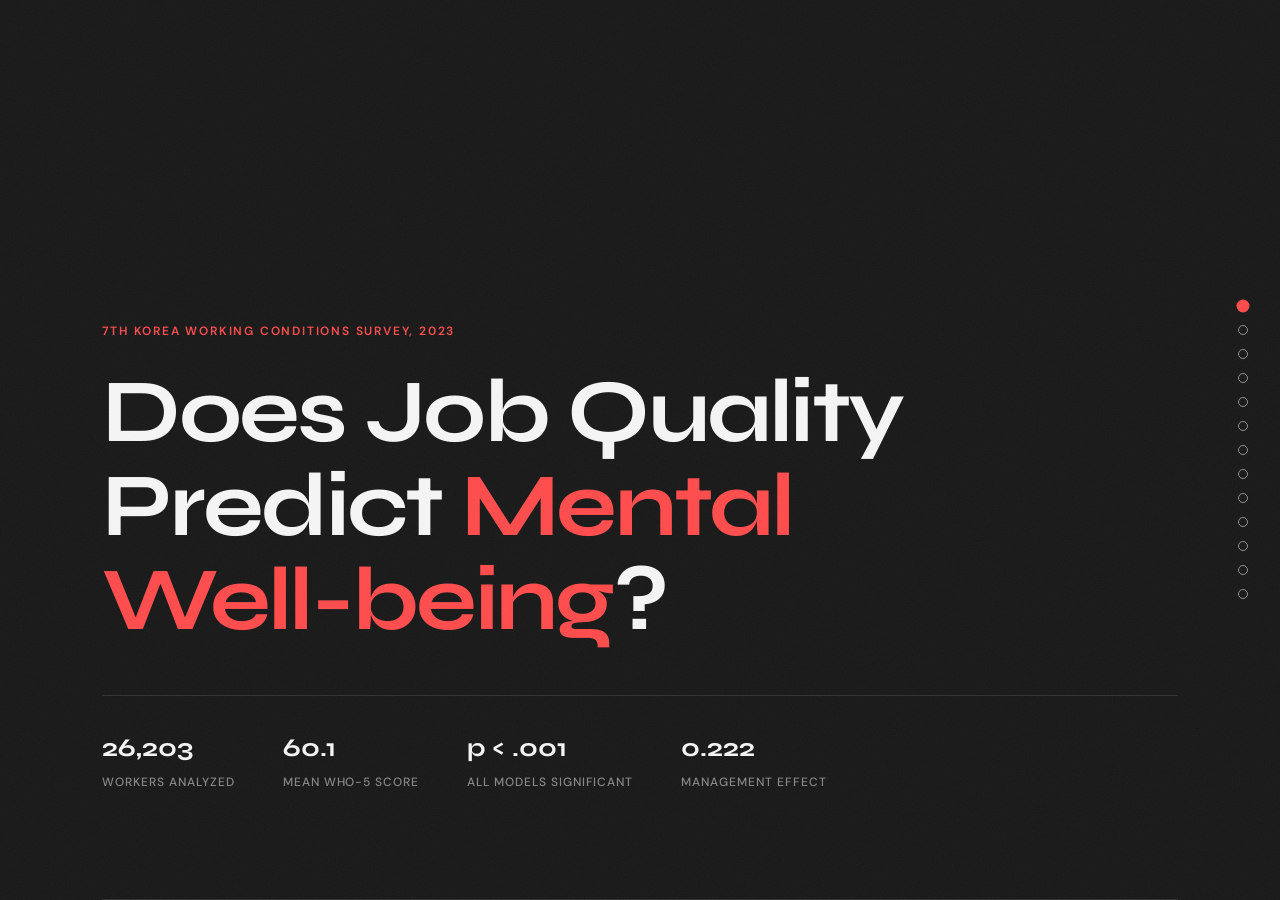
<file: WEB Report/index.html>
<!DOCTYPE html>
<html lang="en">
<head>
<meta charset="UTF-8">
<meta name="viewport" content="width=device-width, initial-scale=1.0">
<title>Job Quality & Mental Well-being | KWCS 2023</title>
<link rel="preconnect" href="https://fonts.googleapis.com">
<link rel="preconnect" href="https://fonts.gstatic.com" crossorigin>
<link href="https://fonts.googleapis.com/css2?family=DM+Sans:ital,wght@0,300;0,400;0,500;0,600;0,700&family=Syne:wght@400;500;600;700;800&display=swap" rel="stylesheet">
<script src="https://cdn.plot.ly/plotly-2.32.0.min.js"></script>
<link rel="stylesheet" href="style.css">
</head>
<body>

<!-- Grain texture -->
<div class="grain">
  <svg>
    <filter id="noiseFilter">
      <feTurbulence type="fractalNoise" baseFrequency="0.85" numOctaves="4" stitchTiles="stitch"/>
    </filter>
    <rect width="100%" height="100%" filter="url(#noiseFilter)"/>
  </svg>
</div>

<!-- Navigation dots -->
<nav class="nav-dots" id="navDots"></nav>

<!-- Scroll container -->
<div class="scroll-container" id="scrollContainer">

  <!-- 1. Hero -->
  <section class="section hero section-dark" data-label="Hero">
    <div class="section-inner">
      <div class="hero-label">7th Korea Working Conditions Survey, 2023</div>
      <h1>Does Job Quality<br>Predict <span>Mental<br>Well-being</span>?</h1>
      <div class="hero-meta">
        <div class="hero-meta-item">
          <span class="hero-meta-value">26,203</span>
          <span class="hero-meta-label">Workers Analyzed</span>
        </div>
        <div class="hero-meta-item">
          <span class="hero-meta-value">60.1</span>
          <span class="hero-meta-label">Mean WHO-5 Score</span>
        </div>
        <div class="hero-meta-item">
          <span class="hero-meta-value">p &lt; .001</span>
          <span class="hero-meta-label">All Models Significant</span>
        </div>
        <div class="hero-meta-item">
          <span class="hero-meta-value">0.222</span>
          <span class="hero-meta-label">Management Effect</span>
        </div>
      </div>
    </div>
    <div class="section-divider"></div>
  </section>

  <!-- 2. About / Introduction -->
  <section class="section section-dark" data-label="Introduction">
    <div class="section-inner">
      <h2 class="section-title">Why This Matters</h2>
      <div class="about-grid">
        <div class="about-col">
          <p>Mental well-being among workers is a growing concern for policymakers across industrialized economies. South Korea, characterized by long working hours and hierarchical workplace cultures, presents an especially relevant case for studying the link between job quality and psychological health.</p>
          <p>This research investigates whether composite job quality — measured through workplace safety, task autonomy, and management quality — is systematically associated with mental well-being as captured by the WHO-5 Well-being Index.</p>
        </div>
        <div class="about-col">
          <p>We employ a progressive control strategy: if the association survives the addition of demographic, work-time, and compensation confounders, it is unlikely to be spurious.</p>
          <div style="margin-top: 1.5rem;">
            <span class="method-tag">Survey-Weighted OLS</span>
            <span class="method-tag">Progressive Controls</span>
            <span class="method-tag">n = 26,203</span>
            <span class="method-tag">Complex Design SE</span>
          </div>
          <p style="margin-top: 1.5rem; font-size: 0.9rem;">All indices normalized to 0-100 for direct comparability. Standard errors account for complex survey design via the <code style="background: #2A2A2A; color: #E0E0E0; padding: 2px 6px; border-radius: 3px; font-size: 0.85em;">survey</code> package in R.</p>
        </div>
      </div>
    </div>
    <div class="section-divider"></div>
  </section>

  <!-- 3. Data & Variables -->
  <section class="section section-dark" data-label="Data">
    <div class="section-inner">
      <h2 class="section-title">Data and Variables</h2>
      <div class="about-grid">
        <div class="about-col">
          <p>The 7th Korea Working Conditions Survey (KWCS, 2023) covers a nationally representative sample of the Korean working population. We restrict our analytical sample to wage workers (n = 26,203) to ensure comparability in employment conditions.</p>
          <p>All index variables are scaled to 0-100 via min-max normalization to allow direct coefficient comparison across dimensions.</p>
        </div>
        <div class="about-col">
          <p class="text-emphasis" style="margin-bottom: 0.6rem;">Variable Construction</p>
          <table class="data-table" style="margin-top: 0.5rem;">
            <thead><tr><th>Variable</th><th>Construction</th><th>Scale</th></tr></thead>
            <tbody>
              <tr><td>WHO-5 Score</td><td>Sum of 5 reverse-coded items x 4</td><td>0-100</td></tr>
              <tr><td>Safety Index</td><td>Mean of 9 hazard items, min-max scaled</td><td>0-100</td></tr>
              <tr><td>Autonomy Index</td><td>Mean of 3 binary items x 100</td><td>0-100</td></tr>
              <tr><td>Management Index</td><td>Mean of 3 reverse-coded Likert items, scaled</td><td>0-100</td></tr>
              <tr><td>Job Quality Score</td><td>Equal-weighted average of above 3</td><td>0-100</td></tr>
            </tbody>
          </table>
        </div>
      </div>
    </div>
    <div class="section-divider"></div>
  </section>

  <!-- 4. Summary Statistics -->
  <section class="section section-dark" data-label="Summary Statistics">
    <div class="section-inner">
      <h2 class="section-title">Summary Statistics</h2>
      <p style="margin-bottom: 1.5rem;">Survey-weighted descriptive statistics for all analytical variables. Higher values indicate more favorable outcomes for all index variables.</p>
      <table class="data-table">
        <thead>
          <tr>
            <th>Variable</th>
            <th class="num">Mean</th>
            <th class="num">SD</th>
            <th class="num">Min</th>
            <th class="num">Max</th>
          </tr>
        </thead>
        <tbody>
          <tr><td>WHO-5 Well-being Score</td><td class="num accent">60.05</td><td class="num">20.20</td><td class="num">0</td><td class="num">100</td></tr>
          <tr><td>Safety Index</td><td class="num">89.68</td><td class="num">14.31</td><td class="num">0</td><td class="num">100</td></tr>
          <tr><td>Autonomy Index</td><td class="num">26.92</td><td class="num">40.42</td><td class="num">0</td><td class="num">100</td></tr>
          <tr><td>Management Index</td><td class="num">70.49</td><td class="num">15.26</td><td class="num">0</td><td class="num">100</td></tr>
          <tr><td>Job Quality Score (composite)</td><td class="num accent">62.36</td><td class="num">15.52</td><td class="num">15.4</td><td class="num">100</td></tr>
          <tr><td>Age</td><td class="num">44.89</td><td class="num">14.16</td><td class="num">16</td><td class="num">93</td></tr>
          <tr><td>Female (proportion)</td><td class="num">0.45</td><td class="num">0.50</td><td class="num">0</td><td class="num">1</td></tr>
          <tr><td>Weekly Hours</td><td class="num">38.56</td><td class="num">11.00</td><td class="num">0.7</td><td class="num">90</td></tr>
          <tr><td>Private Time (1-4)</td><td class="num">1.94</td><td class="num">0.80</td><td class="num">1</td><td class="num">4</td></tr>
          <tr><td>Pay Appropriateness (1-5)</td><td class="num">3.45</td><td class="num">0.76</td><td class="num">1</td><td class="num">5</td></tr>
          <tr><td>Career Advancement (1-5)</td><td class="num">3.55</td><td class="num">0.86</td><td class="num">1</td><td class="num">5</td></tr>
        </tbody>
      </table>
      <p style="margin-top: 1rem; font-size: 0.8rem; color: var(--chrome);">n = 26,203. Weights from KWCS complex survey design.</p>
    </div>
    <div class="section-divider"></div>
  </section>

  <!-- 4. Plot: WHO-5 Distribution (Plotly) -->
  <section class="section plot-section section-light" data-label="WHO-5 Distribution">
    <div class="section-inner">
      <div class="plot-header">
        <h2 class="section-title">WHO-5 Score Distribution</h2>
        <p>Left-skewed distribution with mode at 65-75, indicating generally positive self-reported well-being with a long left tail of workers in distress.</p>
      </div>
      <div class="plot-container" id="plotWho5Hist"></div>
      <div class="plot-caption">Figure 1 — Distribution of WHO-5 Well-being Scores across 26,203 wage workers (binwidth = 4).</div>
    </div>
    <div class="section-divider"></div>
  </section>

  <!-- 4. Plot: Job Quality Distribution (Plotly) -->
  <section class="section plot-section section-light" data-label="Job Quality Distribution">
    <div class="section-inner">
      <div class="plot-header">
        <h2 class="section-title">Job Quality Score Distribution</h2>
        <p>Clusters around 50-60 with a secondary peak at 80-95 driven by professional and managerial occupations.</p>
      </div>
      <div class="plot-container" id="plotJqHist"></div>
      <div class="plot-caption">Figure 2 — Distribution of Composite Job Quality Scores (equal-weighted average of safety, autonomy, and management indices).</div>
    </div>
    <div class="section-divider"></div>
  </section>

  <!-- 5. Plot: Core Relationship (Plotly) -->
  <section class="section plot-section section-light" data-label="Core Relationship">
    <div class="section-inner">
      <div class="plot-header">
        <h2 class="section-title">WHO-5 by Job Quality Decile</h2>
        <p>Workers in higher job quality deciles report systematically better well-being. The gradient is steepest where most workers are concentrated (40-65 range).</p>
      </div>
      <div class="plot-container" id="plotBinned"></div>
      <div class="plot-caption">Figure 3 — Weighted mean WHO-5 scores for each decile of the job quality distribution.</div>
    </div>
    <div class="section-divider"></div>
  </section>

  <!-- 6. Plot: Regression Scatter (Plotly) -->
  <section class="section plot-section section-light" data-label="Regression Fit">
    <div class="section-inner">
      <div class="plot-header">
        <h2 class="section-title">Regression Scatter with Linear Fit</h2>
        <p>Full scatter with OLS regression line and 95% confidence interval. The positive association is clear despite considerable individual-level variance.</p>
      </div>
      <div class="plot-container" id="plotScatter"></div>
      <div class="plot-caption">Figure 4 — 500-point subsample with linear fit. R² = 0.0099, p &lt; 0.001, n = 26,203.</div>
    </div>
    <div class="section-divider"></div>
  </section>

  <!-- 7. Plot: Sub-Index Comparison (Plotly) -->
  <section class="section plot-section section-light" data-label="Sub-Indices">
    <div class="section-inner">
      <div class="plot-header">
        <h2 class="section-title">Sub-Index by Occupation Group</h2>
        <p>Management quality is uniformly high for white-collar occupations, while safety diverges sharply between manual and non-manual work.</p>
      </div>
      <div class="plot-container" id="plotSubIndex"></div>
      <div class="plot-caption">Figure 5 — Weighted mean sub-index scores by occupation group.</div>
    </div>
    <div class="section-divider"></div>
  </section>

  <!-- 8. Regression Table -->
  <section class="section data-section section-dark" data-label="Regression Models">
    <div class="section-inner">
      <h2 class="section-title">Regression Analysis</h2>
      <div class="about-grid">
        <div class="about-col">
          <p>We estimate four progressively controlled models. If the Job Quality coefficient remains stable as confounders are added, the association is unlikely to be driven by omitted variable bias from observable characteristics.</p>
        </div>
        <div class="about-col">
          <p style="font-size: 0.9rem;">Each model adds a block of controls that could plausibly confound the relationship. Model 5 decomposes the composite index into its three sub-dimensions under full controls.</p>
        </div>
      </div>

      <table class="data-table" style="margin-top: 2rem;">
        <thead>
          <tr>
            <th>Model</th>
            <th>Controls Added</th>
            <th class="num">Job Quality Coef.</th>
            <th class="num">p-value</th>
            <th class="num">Attenuation</th>
          </tr>
        </thead>
        <tbody>
          <tr><td>1. Base</td><td>None</td><td class="num accent">0.1661</td><td class="num">&lt; 0.001</td><td class="num">-</td></tr>
          <tr><td>2. Demographics</td><td>Age, gender, occupation</td><td class="num accent">0.0894</td><td class="num">&lt; 0.001</td><td class="num">-46%</td></tr>
          <tr><td>3. Work Conditions</td><td>+ Hours, private time</td><td class="num accent">0.0695</td><td class="num">&lt; 0.001</td><td class="num">-58%</td></tr>
          <tr><td>4. Rewards</td><td>+ Pay, career advancement</td><td class="num accent">0.0504</td><td class="num">&lt; 0.001</td><td class="num">-70%</td></tr>
        </tbody>
      </table>

      <p class="text-emphasis" style="margin-top: 2rem;">Model 5: Decomposed (fully controlled)</p>
      <table class="data-table" style="margin-top: 0.8rem;">
        <thead>
          <tr>
            <th>Sub-Index</th>
            <th class="num">Coefficient</th>
            <th class="num">Std. Error</th>
            <th class="num">p-value</th>
          </tr>
        </thead>
        <tbody>
          <tr><td>Management Quality</td><td class="num accent">0.222</td><td class="num">0.009</td><td class="num">&lt; 0.001</td></tr>
          <tr><td>Workplace Safety</td><td class="num">0.043</td><td class="num">0.009</td><td class="num">&lt; 0.001</td></tr>
          <tr><td>Task Autonomy</td><td class="num">-0.013</td><td class="num">0.003</td><td class="num">&lt; 0.001</td></tr>
        </tbody>
      </table>
      <p style="margin-top: 0.8rem; font-size: 0.8rem; color: var(--chrome);">Survey-weighted OLS. Standard errors account for complex survey design. All models significant at p &lt; 0.001 (F-test).</p>
    </div>
    <div class="section-divider"></div>
  </section>

  <!-- 9. Plot: Coefficient Stability (Plotly) -->
  <section class="section plot-section section-light" data-label="Coefficient Stability">
    <div class="section-inner">
      <div class="plot-header">
        <h2 class="section-title">Coefficient Stability Across Models</h2>
        <p>The Job Quality coefficient drops from 0.166 to 0.050 as controls are added — ~70% explained by demographics, hours, and compensation. The residual 30% remains highly significant.</p>
      </div>
      <div class="plot-container" id="plotCoefficients"></div>
      <div class="plot-caption">Figure 6 — Progressive attenuation of the Job Quality coefficient under cumulative controls.</div>
    </div>
    <div class="section-divider"></div>
  </section>

  <!-- 9. Plot: Component Decomposition (Plotly) -->
  <section class="section plot-section section-light" data-label="Decomposition">
    <div class="section-inner">
      <div class="plot-header">
        <h2 class="section-title">Component Decomposition</h2>
        <p>Management quality dominates: its coefficient (0.222) is 5x larger than safety. A one-SD improvement in management quality is associated with a ~4.4-point gain in WHO-5.</p>
      </div>
      <div class="plot-container" id="plotDecomposition"></div>
      <div class="plot-caption">Figure 7 — Sub-index coefficients from the fully-controlled model (Model 5). Management quality is the dominant predictor.</div>
    </div>
    <div class="section-divider"></div>
  </section>

  <!-- 11. Conclusions -->
  <section class="section data-section section-dark" data-label="Conclusions">
    <div class="section-inner">
      <h2 class="section-title">Conclusions</h2>

      <div class="about-grid" style="margin-top: 2rem;">
        <div class="about-col">
          <p class="text-emphasis" style="font-weight: 600; font-family: 'Syne', sans-serif; font-size: 1.1rem; margin-bottom: 1rem;">Key Findings</p>
          <p class="text-emphasis" style="margin-bottom: 0.6rem;">1. Robust Association</p>
          <p>The Job Quality coefficient survives all four control specifications (0.166 to 0.050), indicating the relationship is not driven by demographic composition, working hours, or compensation.</p>
          <p class="text-emphasis" style="margin-top: 1.2rem; margin-bottom: 0.6rem;">2. Management Dominates</p>
          <p>Supervisor respect, coordination, and support account for the largest share of the well-being association. The management coefficient (0.222) is 5x the effect of physical safety and operates in the opposite direction from autonomy.</p>
          <p class="text-emphasis" style="margin-top: 1.2rem; margin-bottom: 0.6rem;">3. Autonomy Paradox</p>
          <p>Task autonomy shows near-zero (slightly negative) effect once management is controlled, suggesting collectivist workplace norms in Korea may moderate its value relative to Western contexts.</p>
        </div>
        <div class="about-col">
          <p class="text-emphasis" style="font-weight: 600; font-family: 'Syne', sans-serif; font-size: 1.1rem; margin-bottom: 1rem;">Limitations</p>
          <p>Cross-sectional design precludes causal inference. Reverse causality is plausible: happier workers may rate supervisors more favorably. Self-reported measures introduce common method variance.</p>
          <p style="margin-top: 0.8rem;">Future work should exploit longitudinal KWCS panels or natural experiments (manager rotations, plant closures) for identification. Instrumental variable approaches using organizational restructuring could address endogeneity.</p>

          <p class="text-emphasis" style="font-weight: 600; font-family: 'Syne', sans-serif; font-size: 1.1rem; margin-top: 2rem; margin-bottom: 1rem;">Policy Implication</p>
          <p>Supervisor training and management practice interventions may yield greater mental health returns than structural task redesign alone. Occupational health policy should elevate psychosocial factors — particularly leadership quality — alongside traditional hazard reduction.</p>
          <p style="margin-top: 0.8rem;">A one-standard-deviation improvement in management quality is associated with a ~4.4-point gain in WHO-5, a clinically meaningful shift equivalent to moving from "low well-being" to the population mean.</p>
        </div>
      </div>

      <div class="footer-content" style="margin-top: 4rem;">
        <p>Introduction to Economic Data | Keimyung University | 2025</p>
        <p style="margin-top: 4px;">Data: 7th Korea Working Conditions Survey (2023), Occupational Safety and Health Research Institute</p>
      </div>
    </div>
  </section>

</div>

<script src="script.js"></script>
</body>
</html>
</file>
<file: WEB Report/style.css>
*, *::before, *::after { box-sizing: border-box; margin: 0; padding: 0; }

:root {
  --bg: #F5F5F5;
  --fg: #1A1A1A;
  --accent: #FF4D4D;
  --chrome: #CCCCCC;
  --muted: #666666;
  --light-gray: #E8E8E8;
}

html {
  scroll-behavior: smooth;
}

body {
  font-family: 'DM Sans', sans-serif;
  background: var(--bg);
  color: var(--fg);
  line-height: 1.6;
  overflow-x: hidden;
}

.scroll-container {
  height: 100vh;
  overflow-y: scroll;
  scroll-snap-type: y mandatory;
}

.section {
  height: 100vh;
  scroll-snap-align: start;
  position: relative;
  display: flex;
  flex-direction: column;
  justify-content: center;
  padding: 0 8vw;
  overflow: hidden;
}

.section-inner {
  opacity: 0;
  transform: translateY(40px);
  transition: opacity 0.8s cubic-bezier(0.16, 1, 0.3, 1),
              transform 0.8s cubic-bezier(0.16, 1, 0.3, 1);
}

.section-inner.visible {
  opacity: 1;
  transform: translateY(0);
}

h1, h2, h3 {
  font-family: 'Syne', sans-serif;
  color: var(--fg);
  font-weight: 700;
}

h1 {
  font-size: clamp(3rem, 7vw, 6rem);
  line-height: 1.05;
  letter-spacing: -0.03em;
}

h2 {
  font-size: clamp(1.8rem, 4vw, 3.2rem);
  line-height: 1.15;
  letter-spacing: -0.02em;
}

.section-title {
  position: relative;
  display: inline-block;
  margin-bottom: 2rem;
}

.section-title::after {
  content: '';
  position: absolute;
  bottom: -8px;
  left: 0;
  width: 60px;
  height: 2px;
  background: var(--accent);
}

p {
  font-size: 1.05rem;
  max-width: 60ch;
  color: var(--muted);
  font-weight: 400;
}

/* Grain overlay */
.grain {
  position: fixed;
  top: 0;
  left: 0;
  width: 100%;
  height: 100%;
  pointer-events: none;
  z-index: 9999;
  opacity: 0.035;
}

.grain svg {
  width: 100%;
  height: 100%;
}

/* Navigation dots */
.nav-dots {
  position: fixed;
  right: 2.5vw;
  top: 50%;
  transform: translateY(-50%);
  z-index: 100;
  display: flex;
  flex-direction: column;
  gap: 14px;
  align-items: center;
}

.nav-dot {
  width: 10px;
  height: 10px;
  border-radius: 50%;
  border: 1.5px solid rgba(255,255,255,0.5);
  background: transparent;
  cursor: pointer;
  transition: all 0.3s ease;
  position: relative;
}

.nav-dot.active {
  background: var(--accent);
  border-color: var(--accent);
  transform: scale(1.3);
}

.nav-dot:hover {
  border-color: var(--accent);
}

.nav-dot-label {
  position: absolute;
  right: 20px;
  top: 50%;
  transform: translateY(-50%);
  font-size: 0.7rem;
  font-weight: 500;
  letter-spacing: 0.05em;
  text-transform: uppercase;
  color: #F5F5F5;
  white-space: nowrap;
  opacity: 0;
  transition: opacity 0.2s ease;
  pointer-events: none;
}

.nav-dot:hover .nav-dot-label {
  opacity: 1;
}

/* Section dividers */
.section-divider {
  position: absolute;
  bottom: 0;
  left: 8vw;
  right: 8vw;
  height: 1px;
  background: var(--chrome);
}

/* Hero */
.hero {
  justify-content: flex-end;
  padding-bottom: 12vh;
}

.hero-label {
  font-size: 0.75rem;
  font-weight: 600;
  letter-spacing: 0.15em;
  text-transform: uppercase;
  color: var(--accent);
  margin-bottom: 1.5rem;
}

.hero h1 span {
  color: var(--accent);
}

.hero-meta {
  display: flex;
  gap: 3rem;
  margin-top: 3rem;
  padding-top: 2rem;
  border-top: 1px solid var(--chrome);
}

.hero-meta-item {
  display: flex;
  flex-direction: column;
}

.hero-meta-value {
  font-family: 'Syne', sans-serif;
  font-size: 1.6rem;
  font-weight: 700;
  color: var(--fg);
}

.hero-meta-label {
  font-size: 0.75rem;
  font-weight: 500;
  color: var(--muted);
  text-transform: uppercase;
  letter-spacing: 0.08em;
  margin-top: 4px;
}

/* About section */
.about-grid {
  display: grid;
  grid-template-columns: 1fr 1fr;
  gap: 4rem;
  align-items: start;
}

.about-col p {
  margin-bottom: 1.2rem;
}

.method-tag {
  display: inline-block;
  font-size: 0.7rem;
  font-weight: 600;
  letter-spacing: 0.1em;
  text-transform: uppercase;
  color: var(--accent);
  border: 1px solid var(--accent);
  padding: 4px 10px;
  border-radius: 2px;
  margin-right: 8px;
  margin-bottom: 8px;
}

/* Data/table sections — allow overflow scroll for long content */
.section.data-section {
  height: auto;
  min-height: 100vh;
  padding: 8vh 8vw;
}

.data-table {
  width: 100%;
  border-collapse: collapse;
  margin-top: 1.5rem;
  font-size: 0.88rem;
}

.data-table thead {
  border-bottom: 2px solid var(--fg);
}

.data-table th {
  font-family: 'Syne', sans-serif;
  font-weight: 600;
  font-size: 0.75rem;
  text-transform: uppercase;
  letter-spacing: 0.08em;
  color: var(--fg);
  padding: 10px 14px;
  text-align: left;
}

.data-table th.num,
.data-table td.num {
  text-align: right;
}

.data-table tbody tr {
  border-bottom: 1px solid var(--light-gray);
}

.data-table tbody tr:hover {
  background: rgba(255, 77, 77, 0.04);
}

.data-table td {
  padding: 10px 14px;
  color: var(--muted);
}

.data-table td:first-child {
  color: var(--fg);
  font-weight: 500;
}

.data-table .accent {
  color: var(--accent);
  font-weight: 600;
}

/* Dark sections (text/table) */
.section-dark {
  background: #1A1A1A;
}

.section-dark h1,
.section-dark h2,
.section-dark h3 {
  color: #F5F5F5;
}

.section-dark p {
  color: #999999;
}

.section-dark .hero-meta-value {
  color: #F5F5F5;
}

.section-dark .hero-meta-label {
  color: #888888;
}

.section-dark .hero-meta {
  border-top-color: #333333;
}

.section-dark .method-tag {
  border-color: var(--accent);
  color: var(--accent);
}

.section-dark .section-divider {
  background: #333333;
}

.section-dark .data-table thead {
  border-bottom-color: #F5F5F5;
}

.section-dark .data-table th {
  color: #F5F5F5;
}

.section-dark .data-table tbody tr {
  border-bottom-color: #2A2A2A;
}

.section-dark .data-table tbody tr:hover {
  background: rgba(255, 77, 77, 0.08);
}

.section-dark .data-table td {
  color: #999999;
}

.section-dark .data-table td:first-child {
  color: #E0E0E0;
}

.section-dark .data-table .accent {
  color: var(--accent);
}

.section-dark .footer-content {
  border-top-color: #333333;
}

.section-dark .footer-content p {
  color: #888888;
}

.section-dark code {
  background: #2A2A2A;
  color: #E0E0E0;
}

.section-dark .text-emphasis {
  color: #F5F5F5 !important;
}

.text-emphasis {
  color: var(--fg);
  font-weight: 500;
}

/* Light sections (plots) */
.section-light {
  background: #FFFFFF;
}

/* Plot sections */
.plot-section {
  padding: 6vh 8vw;
}

.plot-header {
  margin-bottom: 1.5rem;
}

.plot-header h2 {
  font-size: clamp(1.4rem, 2.5vw, 2.2rem);
}

.plot-container {
  width: 100%;
  height: 60vh;
  max-height: 65vh;
}

.plot-caption {
  margin-top: 1rem;
  font-size: 0.85rem;
  color: var(--muted);
  font-style: italic;
}

/* Plotly overrides */
.js-plotly-plot .plotly .modebar { display: none !important; }

/* Footer section */
.footer-content {
  border-top: 1px solid var(--chrome);
  padding-top: 2rem;
}

.footer-content p {
  font-size: 0.85rem;
  color: var(--muted);
}

/* Responsive */
@media (max-width: 768px) {
  .section { padding: 0 5vw; }
  .about-grid { grid-template-columns: 1fr; gap: 2rem; }
  .hero-meta { flex-direction: column; gap: 1.5rem; }
  .nav-dots { right: 12px; gap: 10px; }
  .nav-dot { width: 8px; height: 8px; }
  .nav-dot-label { display: none; }
  h1 { font-size: 2.4rem; }
}
</file>
